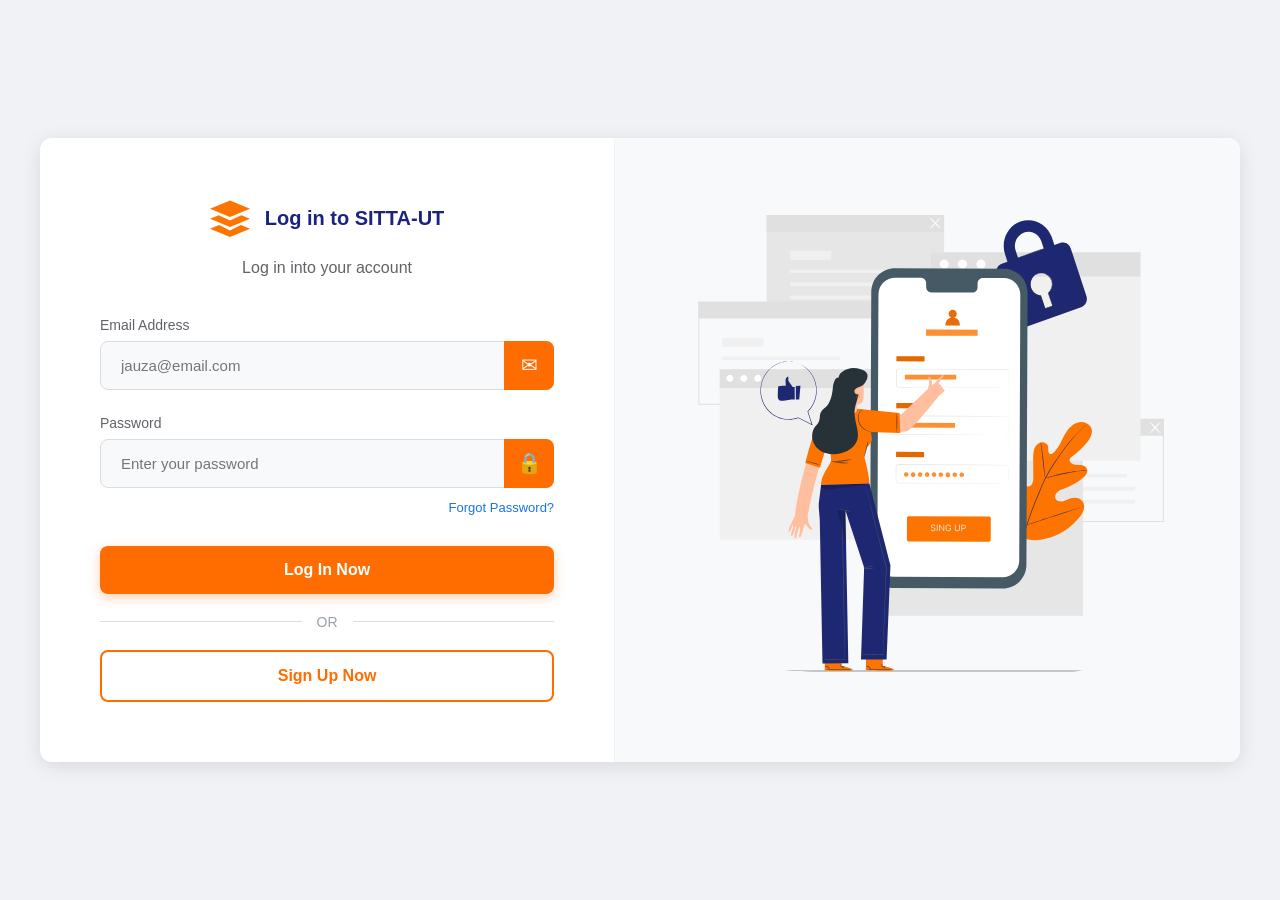
<file: login.html>
<!doctype html>
<html lang="id">
  <head>
    <meta charset="UTF-8" />
    <meta name="viewport" content="width=device-width, initial-scale=1.0" />
    <title>Login - SITTA-UT</title>
    <link rel="stylesheet" href="assets/css/style.css" />
  </head>
  <body>
    <div class="main-container">
      <!-- BAGIAN KIRI: FORM LOGIN -->
      <div class="login-section">
				<figure class="logo-container">
        <img src="assets/img/logo.svg" alt="SITTA-UT Logo" class="logo-img" />
        <span class="brand-name">Log in to SITTA-UT</span>
        </figure>
		
        <h2 class="welcome-text">Log in into your account</h2>

        <form id="loginForm">
          <!-- Input Email -->
          <div class="input-group">
            <label class="input-label">Email Address</label>
            <div class="input-wrapper">
              <input
                type="email"
                id="email"
                class="form-input"
                placeholder="jauza@email.com"
                required
              />
              <div class="input-icon">&#9993;</div>
            </div>
          </div>

          <!-- Input Password -->
          <div class="input-group">
            <label class="input-label">Password</label>
            <div class="input-wrapper">
              <input
                type="password"
                id="password"
                class="form-input"
                placeholder="Enter your password"
                required
              />
              <div class="input-icon">&#128274;</div>
            </div>
          </div>
          <div class="forgot-password">
            <a href="#">Forgot Password?</a>
          </div>
          <button type="submit" class="btn btn-login">Log In Now</button>
        </form>

        <div class="separator">OR</div>
          <button type="button" class="btn btn-signup" id="signupBtn">
            Sign Up Now
          </button>
        </div>

        <!-- BAGIAN KANAN: ILLUSTRATOR -->
        <div class="illustration-section">
          <img src="assets/img/login-illustrator.svg" alt="Login Illustration" class="feat-img" />
        </div>
    </div>

    <!-- Memanggil file JS eksternal -->
    <script src="js/app.js"></script>
    <script src="js/script.js"></script>
  </body>
</html>
</file>
<file: assets/css/style.css>
/* --- CSS RESET & BASIC STYLES --- */
* {
  margin: 0;
  padding: 0;
  box-sizing: border-box;
  font-family: "Segoe UI", Tahoma, Geneva, Verdana, sans-serif;
}

body {
  background-color: #f0f2f5;
  display: flex;
  justify-content: center;
  align-items: center;
  min-height: 100vh;
  padding: 20px;
  min-width: 450px;
}

/* --- KONTEN UTAMA (PUTIH) --- */
.main-container {
  background-color: #ffffff;
  width: 100%;
  max-width: 1200px;
  border-radius: 12px;
  box-shadow: 0 4px 20px rgba(0, 0, 0, 0.1);
  display: flex;
  overflow: hidden;
  min-width: 450px;
}

/* --- BAGIAN KIRI (FORM) --- */
.login-section {
  flex: 1;
  padding: 60px;
  display: flex;
  flex-direction: column;
  justify-content: center;
}

.logo-container {
  display: flex;
  align-items: center;
  gap: 15px;
  margin-bottom: 20px;
  justify-content: center;
}

.logo-img {
  height: 40px;
}

.brand-name {
  font-size: 20px;
  font-weight: bold;
  color: #1a237e;
}

.welcome-text {
  font-size: 16px;
  color: #5f6368;
  margin-bottom: 40px;
  font-weight: normal;
  text-align: center;
}

/* --- STYLING FORM INPUT --- */
.input-group {
  margin-bottom: 25px;
  position: relative;
}

.input-label {
  display: block;
  font-size: 14px;
  color: #5f6368;
  margin-bottom: 8px;
}

.input-wrapper {
  position: relative;
  display: flex;
  align-items: center;
}

.form-input {
  width: 100%;
  padding: 15px 50px 15px 20px;
  border: 1px solid #dadce0;
  border-radius: 8px;
  font-size: 15px;
  background-color: #f8f9fa;
}

.form-input:focus {
  outline: none;
  border-color: #ff6d00;
  background-color: #fff;
}

.input-icon {
  position: absolute;
  right: 0;
  top: 0;
  height: 100%;
  width: 50px;
  background-color: #ff6d00;
  border-radius: 0 8px 8px 0;
  display: flex;
  justify-content: center;
  align-items: center;
  color: white;
  font-size: 20px;
}

/* --- LINK & TOMBOL --- */
.forgot-password {
  text-align: right;
  margin-top: -15px;
  margin-bottom: 30px;
}

.forgot-password a {
  font-size: 13px;
  color: #1a73e8;
  text-decoration: none;
}

.forgot-password a:hover {
  text-decoration: underline;
}

.btn {
  width: 100%;
  padding: 15px;
  border: none;
  border-radius: 8px;
  font-size: 16px;
  font-weight: bold;
  cursor: pointer;
  transition: background-color 0.3s;
}

.btn-login {
  background-color: #ff6d00;
  color: white;
  margin-bottom: 20px;
  box-shadow: 0 4px 12px rgba(255, 109, 0, 0.3);
}

.btn-login:hover {
  background-color: #e65100;
}

/* --- PEMISAH "OR" --- */
.separator {
  display: flex;
  align-items: center;
  text-align: center;
  color: #9aa0a6;
  font-size: 14px;
  margin-bottom: 20px;
}

.separator::before,
.separator::after {
  content: "";
  flex: 1;
  border-bottom: 1px solid #dadce0;
}

.separator:not(:empty)::before {
  margin-right: 15px;
}

.separator:not(:empty)::after {
  margin-left: 15px;
}

.btn-signup {
  background-color: white;
  color: #ff6d00;
  border: 2px solid #ff6d00;
}

.btn-signup:hover {
  background-color: #fff3e0;
}

/* --- BAGIAN KANAN (ILLUSTRATOR) --- */
.illustration-section {
  flex: 1.2;
  background-color: #f8f9fa;
  display: flex;
  justify-content: center;
  align-items: center;
  padding: 40px;
  border-left: 1px solid #f1f3f4;
}

.feat-img {
  max-width: 100%;
  height: auto;
}

/* --- RESPONSIVE --- */
@media (max-width: 900px) {
  .main-container {
    max-width: 550px;
    margin: 0 auto;
  }
  .login-section {
    flex: 1;
    padding: 60px 40px;
  }
  .illustration-section {
    display: none;
  }
}
</file>
